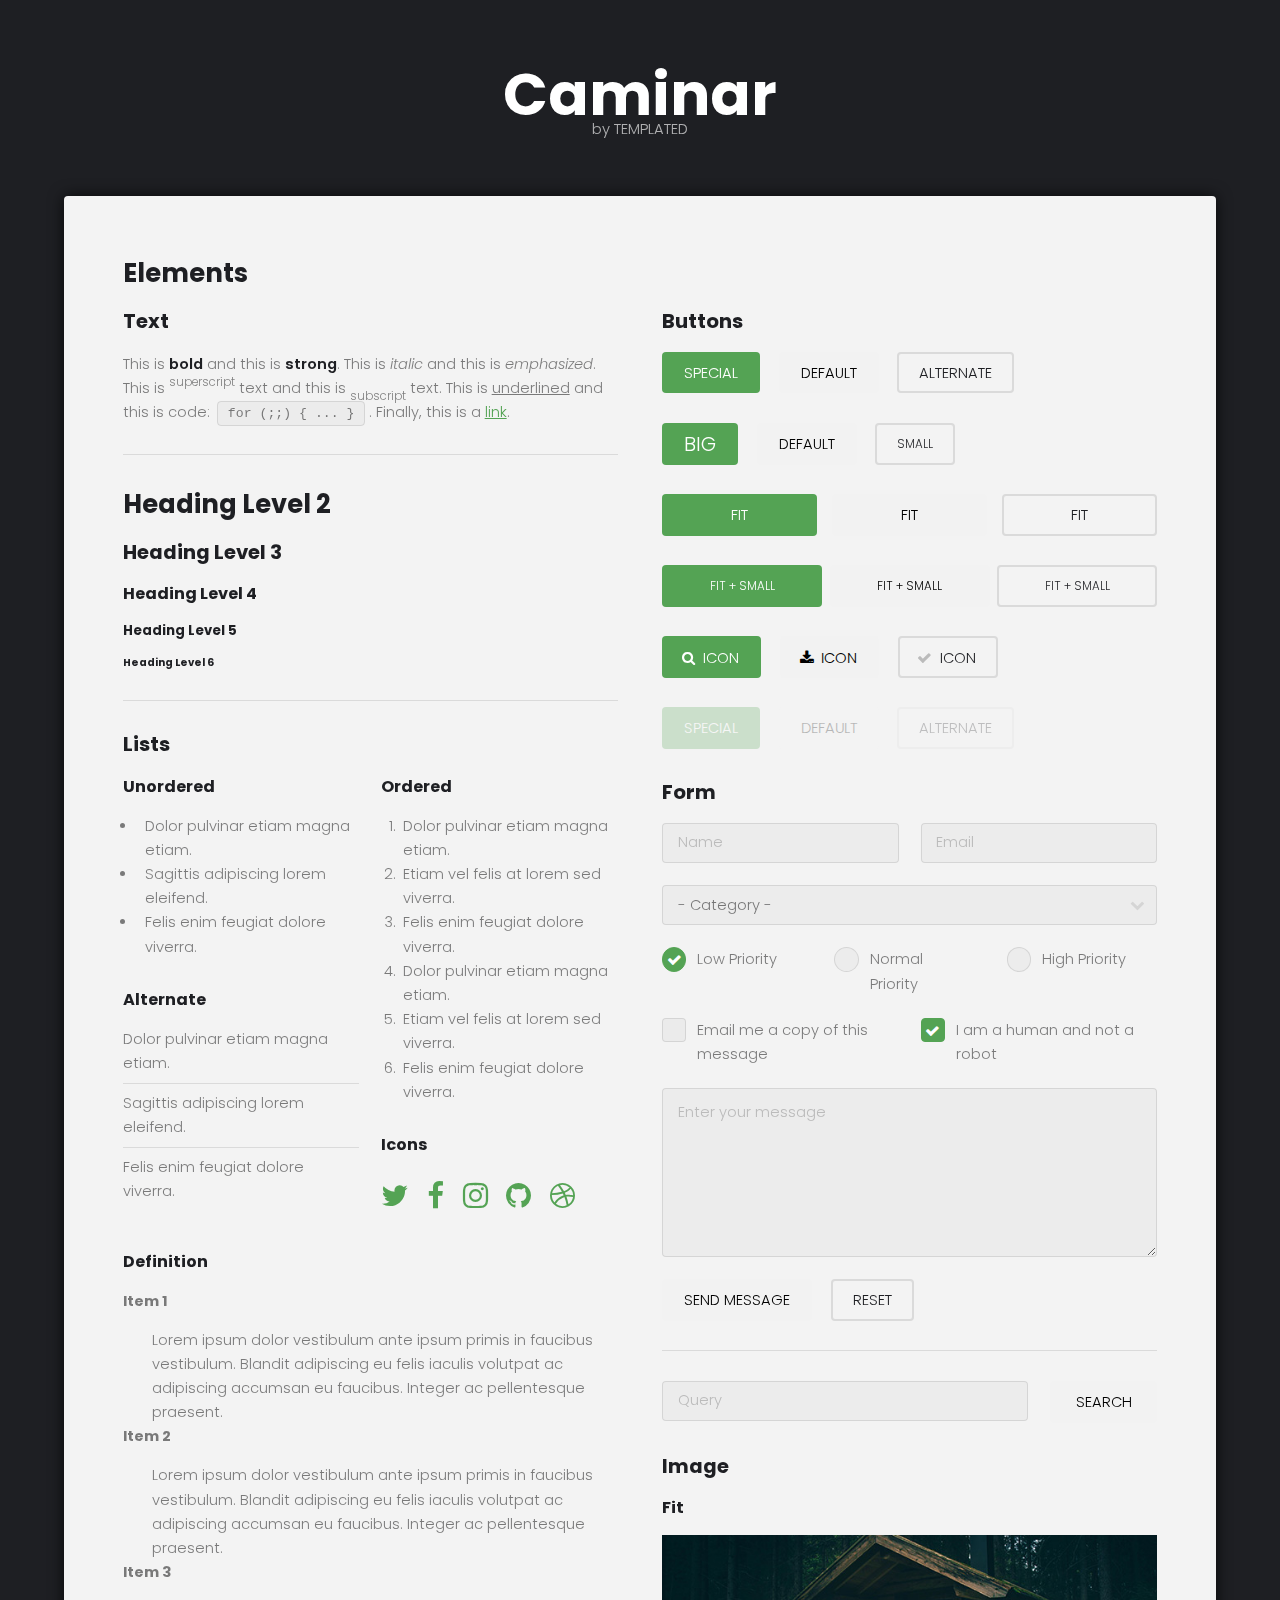
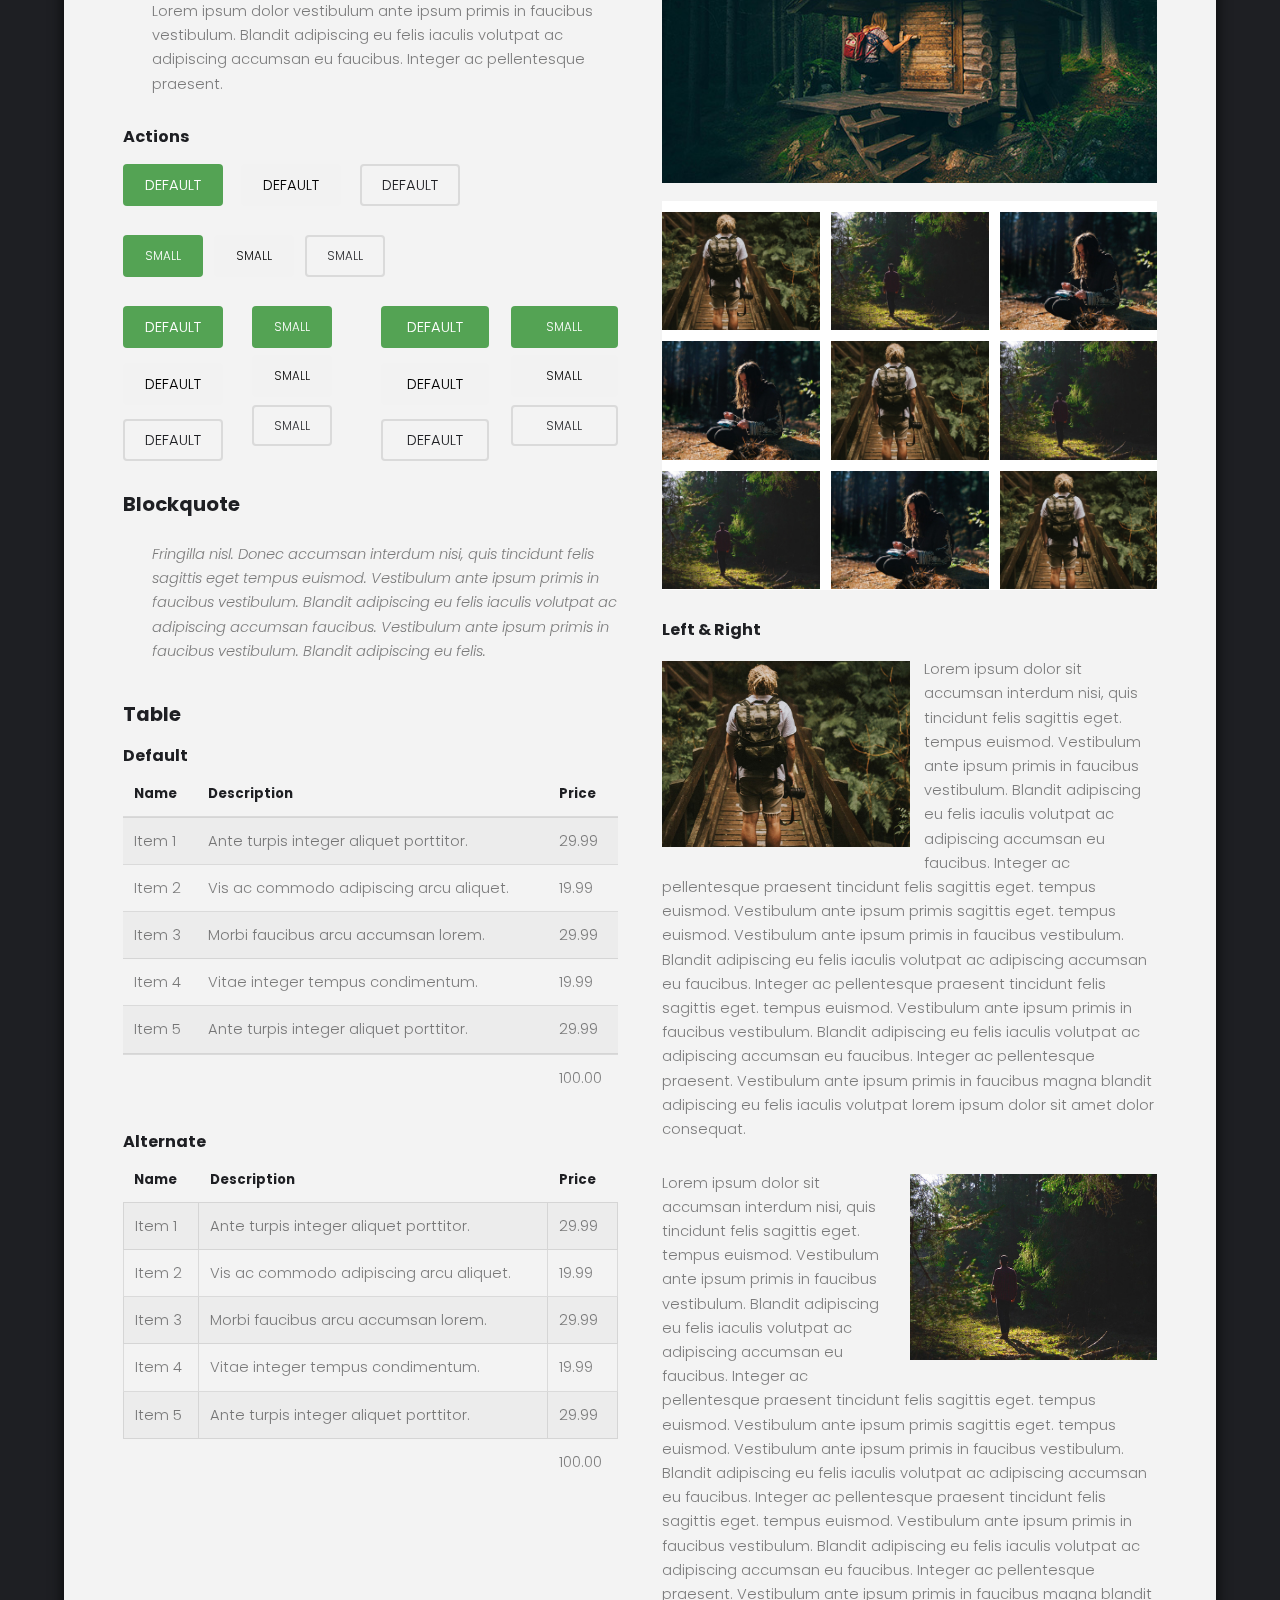
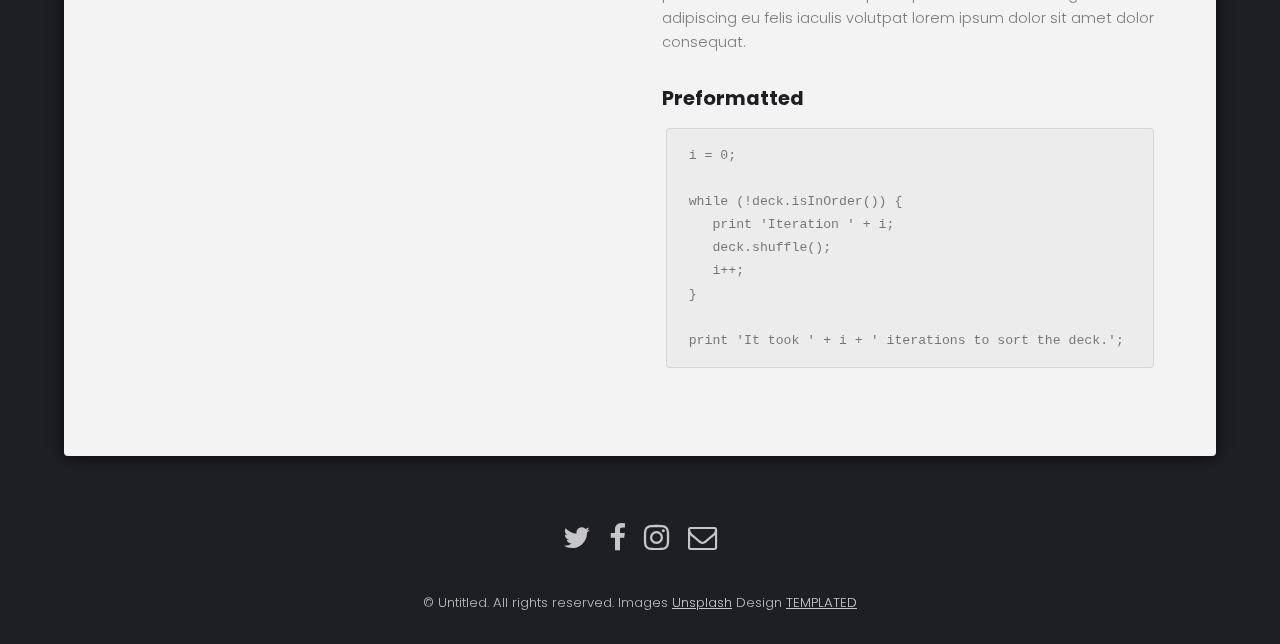
<file: implementation/templated-caminar/elements.html>
<!DOCTYPE HTML>
<!--
	Caminar by TEMPLATED
	templated.co @templatedco
	Released for free under the Creative Commons Attribution 3.0 license (templated.co/license)
-->
<html>
	<head>
		<title>Caminar by TEMPLATED</title>
		<meta charset="utf-8" />
		<meta name="viewport" content="width=device-width, initial-scale=1" />
		<link rel="stylesheet" href="assets/css/main.css" />
	</head>
	<body>

		<!-- Header -->
			<header id="header">
				<div class="logo"><a href="#">Caminar <span>by TEMPLATED</span></a></div>
			</header>

		<!-- Main -->
			<section id="main">
				<div class="inner">
					<div class="wrapper style1">
						<div class="content">

							<!-- Elements -->
								<h2 id="elements">Elements</h2>
								<div class="row 200%">
									<div class="6u 12u$(medium)">

										<!-- Text stuff -->
											<h3>Text</h3>
											<p>This is <b>bold</b> and this is <strong>strong</strong>. This is <i>italic</i> and this is <em>emphasized</em>.
											This is <sup>superscript</sup> text and this is <sub>subscript</sub> text.
											This is <u>underlined</u> and this is code: <code>for (;;) { ... }</code>.
											Finally, this is a <a href="#">link</a>.</p>
											<hr />
											<h2>Heading Level 2</h2>
											<h3>Heading Level 3</h3>
											<h4>Heading Level 4</h4>
											<h5>Heading Level 5</h5>
											<h6>Heading Level 6</h6>
											<hr />

										<!-- Lists -->
											<h3>Lists</h3>
											<div class="row">
												<div class="6u 12u$(small)">

													<h4>Unordered</h4>
													<ul>
														<li>Dolor pulvinar etiam magna etiam.</li>
														<li>Sagittis adipiscing lorem eleifend.</li>
														<li>Felis enim feugiat dolore viverra.</li>
													</ul>

													<h4>Alternate</h4>
													<ul class="alt">
														<li>Dolor pulvinar etiam magna etiam.</li>
														<li>Sagittis adipiscing lorem eleifend.</li>
														<li>Felis enim feugiat dolore viverra.</li>
													</ul>

												</div>
												<div class="6u$ 12u$(small)">

													<h4>Ordered</h4>
													<ol>
														<li>Dolor pulvinar etiam magna etiam.</li>
														<li>Etiam vel felis at lorem sed viverra.</li>
														<li>Felis enim feugiat dolore viverra.</li>
														<li>Dolor pulvinar etiam magna etiam.</li>
														<li>Etiam vel felis at lorem sed viverra.</li>
														<li>Felis enim feugiat dolore viverra.</li>
													</ol>

													<h4>Icons</h4>
													<ul class="icons">
														<li><a href="#" class="icon fa-twitter"><span class="label">Twitter</span></a></li>
														<li><a href="#" class="icon fa-facebook"><span class="label">Facebook</span></a></li>
														<li><a href="#" class="icon fa-instagram"><span class="label">Instagram</span></a></li>
														<li><a href="#" class="icon fa-github"><span class="label">Github</span></a></li>
														<li><a href="#" class="icon fa-dribbble"><span class="label">Dribbble</span></a></li>
													</ul>

												</div>
											</div>
											<h4>Definition</h4>
											<dl>
												<dt>Item 1</dt>
												<dd>
													<p>Lorem ipsum dolor vestibulum ante ipsum primis in faucibus vestibulum. Blandit adipiscing eu felis iaculis volutpat ac adipiscing accumsan eu faucibus. Integer ac pellentesque praesent.</p>
												</dd>
												<dt>Item 2</dt>
												<dd>
													<p>Lorem ipsum dolor vestibulum ante ipsum primis in faucibus vestibulum. Blandit adipiscing eu felis iaculis volutpat ac adipiscing accumsan eu faucibus. Integer ac pellentesque praesent.</p>
												</dd>
												<dt>Item 3</dt>
												<dd>
													<p>Lorem ipsum dolor vestibulum ante ipsum primis in faucibus vestibulum. Blandit adipiscing eu felis iaculis volutpat ac adipiscing accumsan eu faucibus. Integer ac pellentesque praesent.</p>
												</dd>
											</dl>

											<h4>Actions</h4>
											<ul class="actions">
												<li><a href="#" class="button special">Default</a></li>
												<li><a href="#" class="button">Default</a></li>
												<li><a href="#" class="button alt">Default</a></li>
											</ul>
											<ul class="actions small">
												<li><a href="#" class="button special small">Small</a></li>
												<li><a href="#" class="button small">Small</a></li>
												<li><a href="#" class="button alt small">Small</a></li>
											</ul>
											<div class="row">
												<div class="3u 12u$(small)">
													<ul class="actions vertical">
														<li><a href="#" class="button special">Default</a></li>
														<li><a href="#" class="button">Default</a></li>
														<li><a href="#" class="button alt">Default</a></li>
													</ul>
												</div>
												<div class="3u 12u$(small)">
													<ul class="actions vertical small">
														<li><a href="#" class="button special small">Small</a></li>
														<li><a href="#" class="button small">Small</a></li>
														<li><a href="#" class="button alt small">Small</a></li>
													</ul>
												</div>
												<div class="3u 12u$(small)">
													<ul class="actions vertical">
														<li><a href="#" class="button special fit">Default</a></li>
														<li><a href="#" class="button fit">Default</a></li>
														<li><a href="#" class="button alt fit">Default</a></li>
													</ul>
												</div>
												<div class="3u$ 12u$(small)">
													<ul class="actions vertical small">
														<li><a href="#" class="button special small fit">Small</a></li>
														<li><a href="#" class="button small fit">Small</a></li>
														<li><a href="#" class="button alt small fit">Small</a></li>
													</ul>
												</div>
											</div>

										<!-- Blockquote -->
											<h3>Blockquote</h3>
											<blockquote>Fringilla nisl. Donec accumsan interdum nisi, quis tincidunt felis sagittis eget tempus euismod. Vestibulum ante ipsum primis in faucibus vestibulum. Blandit adipiscing eu felis iaculis volutpat ac adipiscing accumsan faucibus. Vestibulum ante ipsum primis in faucibus vestibulum. Blandit adipiscing eu felis.</blockquote>

										<!-- Table -->
											<h3>Table</h3>

											<h4>Default</h4>
											<div class="table-wrapper">
												<table>
													<thead>
														<tr>
															<th>Name</th>
															<th>Description</th>
															<th>Price</th>
														</tr>
													</thead>
													<tbody>
														<tr>
															<td>Item 1</td>
															<td>Ante turpis integer aliquet porttitor.</td>
															<td>29.99</td>
														</tr>
														<tr>
															<td>Item 2</td>
															<td>Vis ac commodo adipiscing arcu aliquet.</td>
															<td>19.99</td>
														</tr>
														<tr>
															<td>Item 3</td>
															<td> Morbi faucibus arcu accumsan lorem.</td>
															<td>29.99</td>
														</tr>
														<tr>
															<td>Item 4</td>
															<td>Vitae integer tempus condimentum.</td>
															<td>19.99</td>
														</tr>
														<tr>
															<td>Item 5</td>
															<td>Ante turpis integer aliquet porttitor.</td>
															<td>29.99</td>
														</tr>
													</tbody>
													<tfoot>
														<tr>
															<td colspan="2"></td>
															<td>100.00</td>
														</tr>
													</tfoot>
												</table>
											</div>

											<h4>Alternate</h4>
											<div class="table-wrapper">
												<table class="alt">
													<thead>
														<tr>
															<th>Name</th>
															<th>Description</th>
															<th>Price</th>
														</tr>
													</thead>
													<tbody>
														<tr>
															<td>Item 1</td>
															<td>Ante turpis integer aliquet porttitor.</td>
															<td>29.99</td>
														</tr>
														<tr>
															<td>Item 2</td>
															<td>Vis ac commodo adipiscing arcu aliquet.</td>
															<td>19.99</td>
														</tr>
														<tr>
															<td>Item 3</td>
															<td> Morbi faucibus arcu accumsan lorem.</td>
															<td>29.99</td>
														</tr>
														<tr>
															<td>Item 4</td>
															<td>Vitae integer tempus condimentum.</td>
															<td>19.99</td>
														</tr>
														<tr>
															<td>Item 5</td>
															<td>Ante turpis integer aliquet porttitor.</td>
															<td>29.99</td>
														</tr>
													</tbody>
													<tfoot>
														<tr>
															<td colspan="2"></td>
															<td>100.00</td>
														</tr>
													</tfoot>
												</table>
											</div>

									</div>
									<div class="6u$ 12u$(medium)">

										<!-- Buttons -->
											<h3>Buttons</h3>
											<ul class="actions">
												<li><a href="#" class="button special">Special</a></li>
												<li><a href="#" class="button">Default</a></li>
												<li><a href="#" class="button alt">Alternate</a></li>
											</ul>
											<ul class="actions">
												<li><a href="#" class="button special big">Big</a></li>
												<li><a href="#" class="button">Default</a></li>
												<li><a href="#" class="button alt small">Small</a></li>
											</ul>
											<ul class="actions fit">
												<li><a href="#" class="button special fit">Fit</a></li>
												<li><a href="#" class="button fit">Fit</a></li>
												<li><a href="#" class="button alt fit">Fit</a></li>
											</ul>
											<ul class="actions fit small">
												<li><a href="#" class="button special fit small">Fit + Small</a></li>
												<li><a href="#" class="button fit small">Fit + Small</a></li>
												<li><a href="#" class="button alt fit small">Fit + Small</a></li>
											</ul>
											<ul class="actions">
												<li><a href="#" class="button special icon fa-search">Icon</a></li>
												<li><a href="#" class="button icon fa-download">Icon</a></li>
												<li><a href="#" class="button alt icon fa-check">Icon</a></li>
											</ul>
											<ul class="actions">
												<li><span class="button special disabled">Special</span></li>
												<li><span class="button disabled">Default</span></li>
												<li><span class="button alt disabled">Alternate</span></li>
											</ul>

										<!-- Form -->
											<h3>Form</h3>

											<form method="post" action="#">
												<div class="row uniform">
													<div class="6u 12u$(xsmall)">
														<input type="text" name="name" id="name" value="" placeholder="Name" />
													</div>
													<div class="6u$ 12u$(xsmall)">
														<input type="email" name="email" id="email" value="" placeholder="Email" />
													</div>
													<!-- Break -->
													<div class="12u$">
														<div class="select-wrapper">
															<select name="category" id="category">
																<option value="">- Category -</option>
																<option value="1">Manufacturing</option>
																<option value="1">Shipping</option>
																<option value="1">Administration</option>
																<option value="1">Human Resources</option>
															</select>
														</div>
													</div>
													<!-- Break -->
													<div class="4u 12u$(small)">
														<input type="radio" id="priority-low" name="priority" checked>
														<label for="priority-low">Low Priority</label>
													</div>
													<div class="4u 12u$(small)">
														<input type="radio" id="priority-normal" name="priority">
														<label for="priority-normal">Normal Priority</label>
													</div>
													<div class="4u$ 12u$(small)">
														<input type="radio" id="priority-high" name="priority">
														<label for="priority-high">High Priority</label>
													</div>
													<!-- Break -->
													<div class="6u 12u$(small)">
														<input type="checkbox" id="copy" name="copy">
														<label for="copy">Email me a copy of this message</label>
													</div>
													<div class="6u$ 12u$(small)">
														<input type="checkbox" id="human" name="human" checked>
														<label for="human">I am a human and not a robot</label>
													</div>
													<!-- Break -->
													<div class="12u$">
														<textarea name="message" id="message" placeholder="Enter your message" rows="6"></textarea>
													</div>
													<!-- Break -->
													<div class="12u$">
														<ul class="actions">
															<li><input type="submit" value="Send Message" /></li>
															<li><input type="reset" value="Reset" class="alt" /></li>
														</ul>
													</div>
												</div>
											</form>

											<hr />

											<form method="post" action="#">
												<div class="row uniform">
													<div class="9u 12u$(small)">
														<input type="text" name="query" id="query" value="" placeholder="Query" />
													</div>
													<div class="3u$ 12u$(small)">
														<input type="submit" value="Search" class="fit" />
													</div>
												</div>
											</form>

										<!-- Image -->
											<h3>Image</h3>

											<h4>Fit</h4>
											<span class="image fit"><img src="images/pic01.jpg" alt="" /></span>
											<div class="box alt">
												<div class="row 50% uniform">
													<div class="4u"><span class="image fit"><img src="images/pic06.jpg" alt="" /></span></div>
													<div class="4u"><span class="image fit"><img src="images/pic07.jpg" alt="" /></span></div>
													<div class="4u$"><span class="image fit"><img src="images/pic08.jpg" alt="" /></span></div>
													<!-- Break -->
													<div class="4u"><span class="image fit"><img src="images/pic08.jpg" alt="" /></span></div>
													<div class="4u"><span class="image fit"><img src="images/pic06.jpg" alt="" /></span></div>
													<div class="4u$"><span class="image fit"><img src="images/pic07.jpg" alt="" /></span></div>
													<!-- Break -->
													<div class="4u"><span class="image fit"><img src="images/pic07.jpg" alt="" /></span></div>
													<div class="4u"><span class="image fit"><img src="images/pic08.jpg" alt="" /></span></div>
													<div class="4u$"><span class="image fit"><img src="images/pic06.jpg" alt="" /></span></div>
												</div>
											</div>

											<h4>Left &amp; Right</h4>
											<p><span class="image left"><img src="images/pic06.jpg" alt="" /></span>Lorem ipsum dolor sit accumsan interdum nisi, quis tincidunt felis sagittis eget. tempus euismod. Vestibulum ante ipsum primis in faucibus vestibulum. Blandit adipiscing eu felis iaculis volutpat ac adipiscing accumsan eu faucibus. Integer ac pellentesque praesent tincidunt felis sagittis eget. tempus euismod. Vestibulum ante ipsum primis sagittis eget. tempus euismod. Vestibulum ante ipsum primis in faucibus vestibulum. Blandit adipiscing eu felis iaculis volutpat ac adipiscing accumsan eu faucibus. Integer ac pellentesque praesent tincidunt felis sagittis eget. tempus euismod. Vestibulum ante ipsum primis in faucibus vestibulum. Blandit adipiscing eu felis iaculis volutpat ac adipiscing accumsan eu faucibus. Integer ac pellentesque praesent. Vestibulum ante ipsum primis in faucibus magna blandit adipiscing eu felis iaculis volutpat lorem ipsum dolor sit amet dolor consequat.</p>
											<p><span class="image right"><img src="images/pic07.jpg" alt="" /></span>Lorem ipsum dolor sit accumsan interdum nisi, quis tincidunt felis sagittis eget. tempus euismod. Vestibulum ante ipsum primis in faucibus vestibulum. Blandit adipiscing eu felis iaculis volutpat ac adipiscing accumsan eu faucibus. Integer ac pellentesque praesent tincidunt felis sagittis eget. tempus euismod. Vestibulum ante ipsum primis sagittis eget. tempus euismod. Vestibulum ante ipsum primis in faucibus vestibulum. Blandit adipiscing eu felis iaculis volutpat ac adipiscing accumsan eu faucibus. Integer ac pellentesque praesent tincidunt felis sagittis eget. tempus euismod. Vestibulum ante ipsum primis in faucibus vestibulum. Blandit adipiscing eu felis iaculis volutpat ac adipiscing accumsan eu faucibus. Integer ac pellentesque praesent. Vestibulum ante ipsum primis in faucibus magna blandit adipiscing eu felis iaculis volutpat lorem ipsum dolor sit amet dolor consequat.</p>

										<!-- Preformatted Code -->
											<h3>Preformatted</h3>
											<pre><code>i = 0;

while (!deck.isInOrder()) {
   print 'Iteration ' + i;
   deck.shuffle();
   i++;
}

print 'It took ' + i + ' iterations to sort the deck.';
</code></pre>

									</div>
								</div>
							</div>

						</div>
					</div>
			</section>

		<!-- Footer -->
			<footer id="footer">
				<div class="container">
					<ul class="icons">
						<li><a href="#" class="icon fa-twitter"><span class="label">Twitter</span></a></li>
						<li><a href="#" class="icon fa-facebook"><span class="label">Facebook</span></a></li>
						<li><a href="#" class="icon fa-instagram"><span class="label">Instagram</span></a></li>
						<li><a href="#" class="icon fa-envelope-o"><span class="label">Email</span></a></li>
					</ul>
				</div>
				<div class="copyright">
					&copy; Untitled. All rights reserved. Images <a href="https://unsplash.com">Unsplash</a> Design <a href="https://templated.co">TEMPLATED</a>
				</div>
			</footer>

		<!-- Scripts -->
			<script src="assets/js/jquery.min.js"></script>
			<script src="assets/js/jquery.poptrox.min.js"></script>
			<script src="assets/js/skel.min.js"></script>
			<script src="assets/js/util.js"></script>
			<script src="assets/js/main.js"></script>

	</body>
</html>
</file>
<file: implementation/templated-caminar/assets/css/main.css>
@import url(font-awesome.min.css);
@import url("https://fonts.googleapis.com/css?family=Poppins:300,400,500,600,700");


/* Reset */

	html, body, div, span, applet, object, iframe, h1, h2, h3, h4, h5, h6, p, blockquote, pre, a, abbr, acronym, address, big, cite, code, del, dfn, em, img, ins, kbd, q, s, samp, small, strike, strong, sub, sup, tt, var, b, u, i, center, dl, dt, dd, ol, ul, li, fieldset, form, label, legend, table, caption, tbody, tfoot, thead, tr, th, td, article, aside, canvas, details, embed, figure, figcaption, footer, header, hgroup, menu, nav, output, ruby, section, summary, time, mark, audio, video {
		margin: 0;
		padding: 0;
		border: 0;
		font-size: 100%;
		font: inherit;
		vertical-align: baseline;
	}

	article, aside, details, figcaption, figure, footer, header, hgroup, menu, nav, section {
		display: block;
	}

	body {
		line-height: 1;
	}

	ol, ul {
		list-style: none;
	}

	blockquote, q {
		quotes: none;
	}

	blockquote:before, blockquote:after, q:before, q:after {
		content: '';
		content: none;
	}

	table {
		border-collapse: collapse;
		border-spacing: 0;
	}

	body {
		-webkit-text-size-adjust: none;
	}

/* Box Model */

	*, *:before, *:after {
		-moz-box-sizing: border-box;
		-webkit-box-sizing: border-box;
		box-sizing: border-box;
	}

/* Containers */

	.container {
		margin-left: auto;
		margin-right: auto;
	}

	.container.\31 25\25 {
		width: 100%;
		max-width: 100rem;
		min-width: 80rem;
	}

	.container.\37 5\25 {
		width: 60rem;
	}

	.container.\35 0\25 {
		width: 40rem;
	}

	.container.\32 5\25 {
		width: 20rem;
	}

	.container {
		width: 80rem;
	}

	@media screen and (max-width: 1680px) {

		.container.\31 25\25 {
			width: 100%;
			max-width: 100rem;
			min-width: 80rem;
		}

		.container.\37 5\25 {
			width: 60rem;
		}

		.container.\35 0\25 {
			width: 40rem;
		}

		.container.\32 5\25 {
			width: 20rem;
		}

		.container {
			width: 80rem;
		}

	}

	@media screen and (max-width: 1280px) {

		.container.\31 25\25 {
			width: 100%;
			max-width: 81.25rem;
			min-width: 65rem;
		}

		.container.\37 5\25 {
			width: 48.75rem;
		}

		.container.\35 0\25 {
			width: 32.5rem;
		}

		.container.\32 5\25 {
			width: 16.25rem;
		}

		.container {
			width: 65rem;
		}

	}

	@media screen and (max-width: 980px) {

		.container.\31 25\25 {
			width: 100%;
			max-width: 112.5%;
			min-width: 90%;
		}

		.container.\37 5\25 {
			width: 67.5%;
		}

		.container.\35 0\25 {
			width: 45%;
		}

		.container.\32 5\25 {
			width: 22.5%;
		}

		.container {
			width: 90%;
		}

	}

	@media screen and (max-width: 736px) {

		.container.\31 25\25 {
			width: 100%;
			max-width: 112.5%;
			min-width: 90%;
		}

		.container.\37 5\25 {
			width: 67.5%;
		}

		.container.\35 0\25 {
			width: 45%;
		}

		.container.\32 5\25 {
			width: 22.5%;
		}

		.container {
			width: 90% !important;
		}

	}

	@media screen and (max-width: 480px) {

		.container.\31 25\25 {
			width: 100%;
			max-width: 112.5%;
			min-width: 90%;
		}

		.container.\37 5\25 {
			width: 67.5%;
		}

		.container.\35 0\25 {
			width: 45%;
		}

		.container.\32 5\25 {
			width: 22.5%;
		}

		.container {
			width: 90% !important;
		}

	}

/* Grid */

	.row {
		border-bottom: solid 1px transparent;
		-moz-box-sizing: border-box;
		-webkit-box-sizing: border-box;
		box-sizing: border-box;
	}

	.row > * {
		float: left;
		-moz-box-sizing: border-box;
		-webkit-box-sizing: border-box;
		box-sizing: border-box;
	}

	.row:after, .row:before {
		content: '';
		display: block;
		clear: both;
		height: 0;
	}

	.row.uniform > * > :first-child {
		margin-top: 0;
	}

	.row.uniform > * > :last-child {
		margin-bottom: 0;
	}

	.row.\30 \25 > * {
		padding: 0 0 0 0rem;
	}

	.row.\30 \25 {
		margin: 0 0 -1px 0rem;
	}

	.row.uniform.\30 \25 > * {
		padding: 0rem 0 0 0rem;
	}

	.row.uniform.\30 \25 {
		margin: 0rem 0 -1px 0rem;
	}

	.row > * {
		padding: 0 0 0 2rem;
	}

	.row {
		margin: 0 0 -1px -2rem;
	}

	.row.uniform > * {
		padding: 2rem 0 0 2rem;
	}

	.row.uniform {
		margin: -2rem 0 -1px -2rem;
	}

	.row.\32 00\25 > * {
		padding: 0 0 0 4rem;
	}

	.row.\32 00\25 {
		margin: 0 0 -1px -4rem;
	}

	.row.uniform.\32 00\25 > * {
		padding: 4rem 0 0 4rem;
	}

	.row.uniform.\32 00\25 {
		margin: -4rem 0 -1px -4rem;
	}

	.row.\31 50\25 > * {
		padding: 0 0 0 3rem;
	}

	.row.\31 50\25 {
		margin: 0 0 -1px -3rem;
	}

	.row.uniform.\31 50\25 > * {
		padding: 3rem 0 0 3rem;
	}

	.row.uniform.\31 50\25 {
		margin: -3rem 0 -1px -3rem;
	}

	.row.\35 0\25 > * {
		padding: 0 0 0 1rem;
	}

	.row.\35 0\25 {
		margin: 0 0 -1px -1rem;
	}

	.row.uniform.\35 0\25 > * {
		padding: 1rem 0 0 1rem;
	}

	.row.uniform.\35 0\25 {
		margin: -1rem 0 -1px -1rem;
	}

	.row.\32 5\25 > * {
		padding: 0 0 0 0.5rem;
	}

	.row.\32 5\25 {
		margin: 0 0 -1px -0.5rem;
	}

	.row.uniform.\32 5\25 > * {
		padding: 0.5rem 0 0 0.5rem;
	}

	.row.uniform.\32 5\25 {
		margin: -0.5rem 0 -1px -0.5rem;
	}

	.\31 2u, .\31 2u\24 {
		width: 100%;
		clear: none;
		margin-left: 0;
	}

	.\31 1u, .\31 1u\24 {
		width: 91.6666666667%;
		clear: none;
		margin-left: 0;
	}

	.\31 0u, .\31 0u\24 {
		width: 83.3333333333%;
		clear: none;
		margin-left: 0;
	}

	.\39 u, .\39 u\24 {
		width: 75%;
		clear: none;
		margin-left: 0;
	}

	.\38 u, .\38 u\24 {
		width: 66.6666666667%;
		clear: none;
		margin-left: 0;
	}

	.\37 u, .\37 u\24 {
		width: 58.3333333333%;
		clear: none;
		margin-left: 0;
	}

	.\36 u, .\36 u\24 {
		width: 50%;
		clear: none;
		margin-left: 0;
	}

	.\35 u, .\35 u\24 {
		width: 41.6666666667%;
		clear: none;
		margin-left: 0;
	}

	.\34 u, .\34 u\24 {
		width: 33.3333333333%;
		clear: none;
		margin-left: 0;
	}

	.\33 u, .\33 u\24 {
		width: 25%;
		clear: none;
		margin-left: 0;
	}

	.\32 u, .\32 u\24 {
		width: 16.6666666667%;
		clear: none;
		margin-left: 0;
	}

	.\31 u, .\31 u\24 {
		width: 8.3333333333%;
		clear: none;
		margin-left: 0;
	}

	.\31 2u\24 + *,
	.\31 1u\24 + *,
	.\31 0u\24 + *,
	.\39 u\24 + *,
	.\38 u\24 + *,
	.\37 u\24 + *,
	.\36 u\24 + *,
	.\35 u\24 + *,
	.\34 u\24 + *,
	.\33 u\24 + *,
	.\32 u\24 + *,
	.\31 u\24 + * {
		clear: left;
	}

	.\-11u {
		margin-left: 91.66667%;
	}

	.\-10u {
		margin-left: 83.33333%;
	}

	.\-9u {
		margin-left: 75%;
	}

	.\-8u {
		margin-left: 66.66667%;
	}

	.\-7u {
		margin-left: 58.33333%;
	}

	.\-6u {
		margin-left: 50%;
	}

	.\-5u {
		margin-left: 41.66667%;
	}

	.\-4u {
		margin-left: 33.33333%;
	}

	.\-3u {
		margin-left: 25%;
	}

	.\-2u {
		margin-left: 16.66667%;
	}

	.\-1u {
		margin-left: 8.33333%;
	}

	@media screen and (max-width: 1680px) {

		.row > * {
			padding: 0 0 0 2rem;
		}

		.row {
			margin: 0 0 -1px -2rem;
		}

		.row.uniform > * {
			padding: 2rem 0 0 2rem;
		}

		.row.uniform {
			margin: -2rem 0 -1px -2rem;
		}

		.row.\32 00\25 > * {
			padding: 0 0 0 4rem;
		}

		.row.\32 00\25 {
			margin: 0 0 -1px -4rem;
		}

		.row.uniform.\32 00\25 > * {
			padding: 4rem 0 0 4rem;
		}

		.row.uniform.\32 00\25 {
			margin: -4rem 0 -1px -4rem;
		}

		.row.\31 50\25 > * {
			padding: 0 0 0 3rem;
		}

		.row.\31 50\25 {
			margin: 0 0 -1px -3rem;
		}

		.row.uniform.\31 50\25 > * {
			padding: 3rem 0 0 3rem;
		}

		.row.uniform.\31 50\25 {
			margin: -3rem 0 -1px -3rem;
		}

		.row.\35 0\25 > * {
			padding: 0 0 0 1rem;
		}

		.row.\35 0\25 {
			margin: 0 0 -1px -1rem;
		}

		.row.uniform.\35 0\25 > * {
			padding: 1rem 0 0 1rem;
		}

		.row.uniform.\35 0\25 {
			margin: -1rem 0 -1px -1rem;
		}

		.row.\32 5\25 > * {
			padding: 0 0 0 0.5rem;
		}

		.row.\32 5\25 {
			margin: 0 0 -1px -0.5rem;
		}

		.row.uniform.\32 5\25 > * {
			padding: 0.5rem 0 0 0.5rem;
		}

		.row.uniform.\32 5\25 {
			margin: -0.5rem 0 -1px -0.5rem;
		}

		.\31 2u\28xlarge\29, .\31 2u\24\28xlarge\29 {
			width: 100%;
			clear: none;
			margin-left: 0;
		}

		.\31 1u\28xlarge\29, .\31 1u\24\28xlarge\29 {
			width: 91.6666666667%;
			clear: none;
			margin-left: 0;
		}

		.\31 0u\28xlarge\29, .\31 0u\24\28xlarge\29 {
			width: 83.3333333333%;
			clear: none;
			margin-left: 0;
		}

		.\39 u\28xlarge\29, .\39 u\24\28xlarge\29 {
			width: 75%;
			clear: none;
			margin-left: 0;
		}

		.\38 u\28xlarge\29, .\38 u\24\28xlarge\29 {
			width: 66.6666666667%;
			clear: none;
			margin-left: 0;
		}

		.\37 u\28xlarge\29, .\37 u\24\28xlarge\29 {
			width: 58.3333333333%;
			clear: none;
			margin-left: 0;
		}

		.\36 u\28xlarge\29, .\36 u\24\28xlarge\29 {
			width: 50%;
			clear: none;
			margin-left: 0;
		}

		.\35 u\28xlarge\29, .\35 u\24\28xlarge\29 {
			width: 41.6666666667%;
			clear: none;
			margin-left: 0;
		}

		.\34 u\28xlarge\29, .\34 u\24\28xlarge\29 {
			width: 33.3333333333%;
			clear: none;
			margin-left: 0;
		}

		.\33 u\28xlarge\29, .\33 u\24\28xlarge\29 {
			width: 25%;
			clear: none;
			margin-left: 0;
		}

		.\32 u\28xlarge\29, .\32 u\24\28xlarge\29 {
			width: 16.6666666667%;
			clear: none;
			margin-left: 0;
		}

		.\31 u\28xlarge\29, .\31 u\24\28xlarge\29 {
			width: 8.3333333333%;
			clear: none;
			margin-left: 0;
		}

		.\31 2u\24\28xlarge\29 + *,
		.\31 1u\24\28xlarge\29 + *,
		.\31 0u\24\28xlarge\29 + *,
		.\39 u\24\28xlarge\29 + *,
		.\38 u\24\28xlarge\29 + *,
		.\37 u\24\28xlarge\29 + *,
		.\36 u\24\28xlarge\29 + *,
		.\35 u\24\28xlarge\29 + *,
		.\34 u\24\28xlarge\29 + *,
		.\33 u\24\28xlarge\29 + *,
		.\32 u\24\28xlarge\29 + *,
		.\31 u\24\28xlarge\29 + * {
			clear: left;
		}

		.\-11u\28xlarge\29 {
			margin-left: 91.66667%;
		}

		.\-10u\28xlarge\29 {
			margin-left: 83.33333%;
		}

		.\-9u\28xlarge\29 {
			margin-left: 75%;
		}

		.\-8u\28xlarge\29 {
			margin-left: 66.66667%;
		}

		.\-7u\28xlarge\29 {
			margin-left: 58.33333%;
		}

		.\-6u\28xlarge\29 {
			margin-left: 50%;
		}

		.\-5u\28xlarge\29 {
			margin-left: 41.66667%;
		}

		.\-4u\28xlarge\29 {
			margin-left: 33.33333%;
		}

		.\-3u\28xlarge\29 {
			margin-left: 25%;
		}

		.\-2u\28xlarge\29 {
			margin-left: 16.66667%;
		}

		.\-1u\28xlarge\29 {
			margin-left: 8.33333%;
		}

	}

	@media screen and (max-width: 1280px) {

		.row > * {
			padding: 0 0 0 1.5rem;
		}

		.row {
			margin: 0 0 -1px -1.5rem;
		}

		.row.uniform > * {
			padding: 1.5rem 0 0 1.5rem;
		}

		.row.uniform {
			margin: -1.5rem 0 -1px -1.5rem;
		}

		.row.\32 00\25 > * {
			padding: 0 0 0 3rem;
		}

		.row.\32 00\25 {
			margin: 0 0 -1px -3rem;
		}

		.row.uniform.\32 00\25 > * {
			padding: 3rem 0 0 3rem;
		}

		.row.uniform.\32 00\25 {
			margin: -3rem 0 -1px -3rem;
		}

		.row.\31 50\25 > * {
			padding: 0 0 0 2.25rem;
		}

		.row.\31 50\25 {
			margin: 0 0 -1px -2.25rem;
		}

		.row.uniform.\31 50\25 > * {
			padding: 2.25rem 0 0 2.25rem;
		}

		.row.uniform.\31 50\25 {
			margin: -2.25rem 0 -1px -2.25rem;
		}

		.row.\35 0\25 > * {
			padding: 0 0 0 0.75rem;
		}

		.row.\35 0\25 {
			margin: 0 0 -1px -0.75rem;
		}

		.row.uniform.\35 0\25 > * {
			padding: 0.75rem 0 0 0.75rem;
		}

		.row.uniform.\35 0\25 {
			margin: -0.75rem 0 -1px -0.75rem;
		}

		.row.\32 5\25 > * {
			padding: 0 0 0 0.375rem;
		}

		.row.\32 5\25 {
			margin: 0 0 -1px -0.375rem;
		}

		.row.uniform.\32 5\25 > * {
			padding: 0.375rem 0 0 0.375rem;
		}

		.row.uniform.\32 5\25 {
			margin: -0.375rem 0 -1px -0.375rem;
		}

		.\31 2u\28large\29, .\31 2u\24\28large\29 {
			width: 100%;
			clear: none;
			margin-left: 0;
		}

		.\31 1u\28large\29, .\31 1u\24\28large\29 {
			width: 91.6666666667%;
			clear: none;
			margin-left: 0;
		}

		.\31 0u\28large\29, .\31 0u\24\28large\29 {
			width: 83.3333333333%;
			clear: none;
			margin-left: 0;
		}

		.\39 u\28large\29, .\39 u\24\28large\29 {
			width: 75%;
			clear: none;
			margin-left: 0;
		}

		.\38 u\28large\29, .\38 u\24\28large\29 {
			width: 66.6666666667%;
			clear: none;
			margin-left: 0;
		}

		.\37 u\28large\29, .\37 u\24\28large\29 {
			width: 58.3333333333%;
			clear: none;
			margin-left: 0;
		}

		.\36 u\28large\29, .\36 u\24\28large\29 {
			width: 50%;
			clear: none;
			margin-left: 0;
		}

		.\35 u\28large\29, .\35 u\24\28large\29 {
			width: 41.6666666667%;
			clear: none;
			margin-left: 0;
		}

		.\34 u\28large\29, .\34 u\24\28large\29 {
			width: 33.3333333333%;
			clear: none;
			margin-left: 0;
		}

		.\33 u\28large\29, .\33 u\24\28large\29 {
			width: 25%;
			clear: none;
			margin-left: 0;
		}

		.\32 u\28large\29, .\32 u\24\28large\29 {
			width: 16.6666666667%;
			clear: none;
			margin-left: 0;
		}

		.\31 u\28large\29, .\31 u\24\28large\29 {
			width: 8.3333333333%;
			clear: none;
			margin-left: 0;
		}

		.\31 2u\24\28large\29 + *,
		.\31 1u\24\28large\29 + *,
		.\31 0u\24\28large\29 + *,
		.\39 u\24\28large\29 + *,
		.\38 u\24\28large\29 + *,
		.\37 u\24\28large\29 + *,
		.\36 u\24\28large\29 + *,
		.\35 u\24\28large\29 + *,
		.\34 u\24\28large\29 + *,
		.\33 u\24\28large\29 + *,
		.\32 u\24\28large\29 + *,
		.\31 u\24\28large\29 + * {
			clear: left;
		}

		.\-11u\28large\29 {
			margin-left: 91.66667%;
		}

		.\-10u\28large\29 {
			margin-left: 83.33333%;
		}

		.\-9u\28large\29 {
			margin-left: 75%;
		}

		.\-8u\28large\29 {
			margin-left: 66.66667%;
		}

		.\-7u\28large\29 {
			margin-left: 58.33333%;
		}

		.\-6u\28large\29 {
			margin-left: 50%;
		}

		.\-5u\28large\29 {
			margin-left: 41.66667%;
		}

		.\-4u\28large\29 {
			margin-left: 33.33333%;
		}

		.\-3u\28large\29 {
			margin-left: 25%;
		}

		.\-2u\28large\29 {
			margin-left: 16.66667%;
		}

		.\-1u\28large\29 {
			margin-left: 8.33333%;
		}

	}

	@media screen and (max-width: 980px) {

		.row > * {
			padding: 0 0 0 1.5rem;
		}

		.row {
			margin: 0 0 -1px -1.5rem;
		}

		.row.uniform > * {
			padding: 1.5rem 0 0 1.5rem;
		}

		.row.uniform {
			margin: -1.5rem 0 -1px -1.5rem;
		}

		.row.\32 00\25 > * {
			padding: 0 0 0 3rem;
		}

		.row.\32 00\25 {
			margin: 0 0 -1px -3rem;
		}

		.row.uniform.\32 00\25 > * {
			padding: 3rem 0 0 3rem;
		}

		.row.uniform.\32 00\25 {
			margin: -3rem 0 -1px -3rem;
		}

		.row.\31 50\25 > * {
			padding: 0 0 0 2.25rem;
		}

		.row.\31 50\25 {
			margin: 0 0 -1px -2.25rem;
		}

		.row.uniform.\31 50\25 > * {
			padding: 2.25rem 0 0 2.25rem;
		}

		.row.uniform.\31 50\25 {
			margin: -2.25rem 0 -1px -2.25rem;
		}

		.row.\35 0\25 > * {
			padding: 0 0 0 0.75rem;
		}

		.row.\35 0\25 {
			margin: 0 0 -1px -0.75rem;
		}

		.row.uniform.\35 0\25 > * {
			padding: 0.75rem 0 0 0.75rem;
		}

		.row.uniform.\35 0\25 {
			margin: -0.75rem 0 -1px -0.75rem;
		}

		.row.\32 5\25 > * {
			padding: 0 0 0 0.375rem;
		}

		.row.\32 5\25 {
			margin: 0 0 -1px -0.375rem;
		}

		.row.uniform.\32 5\25 > * {
			padding: 0.375rem 0 0 0.375rem;
		}

		.row.uniform.\32 5\25 {
			margin: -0.375rem 0 -1px -0.375rem;
		}

		.\31 2u\28medium\29, .\31 2u\24\28medium\29 {
			width: 100%;
			clear: none;
			margin-left: 0;
		}

		.\31 1u\28medium\29, .\31 1u\24\28medium\29 {
			width: 91.6666666667%;
			clear: none;
			margin-left: 0;
		}

		.\31 0u\28medium\29, .\31 0u\24\28medium\29 {
			width: 83.3333333333%;
			clear: none;
			margin-left: 0;
		}

		.\39 u\28medium\29, .\39 u\24\28medium\29 {
			width: 75%;
			clear: none;
			margin-left: 0;
		}

		.\38 u\28medium\29, .\38 u\24\28medium\29 {
			width: 66.6666666667%;
			clear: none;
			margin-left: 0;
		}

		.\37 u\28medium\29, .\37 u\24\28medium\29 {
			width: 58.3333333333%;
			clear: none;
			margin-left: 0;
		}

		.\36 u\28medium\29, .\36 u\24\28medium\29 {
			width: 50%;
			clear: none;
			margin-left: 0;
		}

		.\35 u\28medium\29, .\35 u\24\28medium\29 {
			width: 41.6666666667%;
			clear: none;
			margin-left: 0;
		}

		.\34 u\28medium\29, .\34 u\24\28medium\29 {
			width: 33.3333333333%;
			clear: none;
			margin-left: 0;
		}

		.\33 u\28medium\29, .\33 u\24\28medium\29 {
			width: 25%;
			clear: none;
			margin-left: 0;
		}

		.\32 u\28medium\29, .\32 u\24\28medium\29 {
			width: 16.6666666667%;
			clear: none;
			margin-left: 0;
		}

		.\31 u\28medium\29, .\31 u\24\28medium\29 {
			width: 8.3333333333%;
			clear: none;
			margin-left: 0;
		}

		.\31 2u\24\28medium\29 + *,
		.\31 1u\24\28medium\29 + *,
		.\31 0u\24\28medium\29 + *,
		.\39 u\24\28medium\29 + *,
		.\38 u\24\28medium\29 + *,
		.\37 u\24\28medium\29 + *,
		.\36 u\24\28medium\29 + *,
		.\35 u\24\28medium\29 + *,
		.\34 u\24\28medium\29 + *,
		.\33 u\24\28medium\29 + *,
		.\32 u\24\28medium\29 + *,
		.\31 u\24\28medium\29 + * {
			clear: left;
		}

		.\-11u\28medium\29 {
			margin-left: 91.66667%;
		}

		.\-10u\28medium\29 {
			margin-left: 83.33333%;
		}

		.\-9u\28medium\29 {
			margin-left: 75%;
		}

		.\-8u\28medium\29 {
			margin-left: 66.66667%;
		}

		.\-7u\28medium\29 {
			margin-left: 58.33333%;
		}

		.\-6u\28medium\29 {
			margin-left: 50%;
		}

		.\-5u\28medium\29 {
			margin-left: 41.66667%;
		}

		.\-4u\28medium\29 {
			margin-left: 33.33333%;
		}

		.\-3u\28medium\29 {
			margin-left: 25%;
		}

		.\-2u\28medium\29 {
			margin-left: 16.66667%;
		}

		.\-1u\28medium\29 {
			margin-left: 8.33333%;
		}

	}

	@media screen and (max-width: 736px) {

		.row > * {
			padding: 0 0 0 1.25rem;
		}

		.row {
			margin: 0 0 -1px -1.25rem;
		}

		.row.uniform > * {
			padding: 1.25rem 0 0 1.25rem;
		}

		.row.uniform {
			margin: -1.25rem 0 -1px -1.25rem;
		}

		.row.\32 00\25 > * {
			padding: 0 0 0 2.5rem;
		}

		.row.\32 00\25 {
			margin: 0 0 -1px -2.5rem;
		}

		.row.uniform.\32 00\25 > * {
			padding: 2.5rem 0 0 2.5rem;
		}

		.row.uniform.\32 00\25 {
			margin: -2.5rem 0 -1px -2.5rem;
		}

		.row.\31 50\25 > * {
			padding: 0 0 0 1.875rem;
		}

		.row.\31 50\25 {
			margin: 0 0 -1px -1.875rem;
		}

		.row.uniform.\31 50\25 > * {
			padding: 1.875rem 0 0 1.875rem;
		}

		.row.uniform.\31 50\25 {
			margin: -1.875rem 0 -1px -1.875rem;
		}

		.row.\35 0\25 > * {
			padding: 0 0 0 0.625rem;
		}

		.row.\35 0\25 {
			margin: 0 0 -1px -0.625rem;
		}

		.row.uniform.\35 0\25 > * {
			padding: 0.625rem 0 0 0.625rem;
		}

		.row.uniform.\35 0\25 {
			margin: -0.625rem 0 -1px -0.625rem;
		}

		.row.\32 5\25 > * {
			padding: 0 0 0 0.3125rem;
		}

		.row.\32 5\25 {
			margin: 0 0 -1px -0.3125rem;
		}

		.row.uniform.\32 5\25 > * {
			padding: 0.3125rem 0 0 0.3125rem;
		}

		.row.uniform.\32 5\25 {
			margin: -0.3125rem 0 -1px -0.3125rem;
		}

		.\31 2u\28small\29, .\31 2u\24\28small\29 {
			width: 100%;
			clear: none;
			margin-left: 0;
		}

		.\31 1u\28small\29, .\31 1u\24\28small\29 {
			width: 91.6666666667%;
			clear: none;
			margin-left: 0;
		}

		.\31 0u\28small\29, .\31 0u\24\28small\29 {
			width: 83.3333333333%;
			clear: none;
			margin-left: 0;
		}

		.\39 u\28small\29, .\39 u\24\28small\29 {
			width: 75%;
			clear: none;
			margin-left: 0;
		}

		.\38 u\28small\29, .\38 u\24\28small\29 {
			width: 66.6666666667%;
			clear: none;
			margin-left: 0;
		}

		.\37 u\28small\29, .\37 u\24\28small\29 {
			width: 58.3333333333%;
			clear: none;
			margin-left: 0;
		}

		.\36 u\28small\29, .\36 u\24\28small\29 {
			width: 50%;
			clear: none;
			margin-left: 0;
		}

		.\35 u\28small\29, .\35 u\24\28small\29 {
			width: 41.6666666667%;
			clear: none;
			margin-left: 0;
		}

		.\34 u\28small\29, .\34 u\24\28small\29 {
			width: 33.3333333333%;
			clear: none;
			margin-left: 0;
		}

		.\33 u\28small\29, .\33 u\24\28small\29 {
			width: 25%;
			clear: none;
			margin-left: 0;
		}

		.\32 u\28small\29, .\32 u\24\28small\29 {
			width: 16.6666666667%;
			clear: none;
			margin-left: 0;
		}

		.\31 u\28small\29, .\31 u\24\28small\29 {
			width: 8.3333333333%;
			clear: none;
			margin-left: 0;
		}

		.\31 2u\24\28small\29 + *,
		.\31 1u\24\28small\29 + *,
		.\31 0u\24\28small\29 + *,
		.\39 u\24\28small\29 + *,
		.\38 u\24\28small\29 + *,
		.\37 u\24\28small\29 + *,
		.\36 u\24\28small\29 + *,
		.\35 u\24\28small\29 + *,
		.\34 u\24\28small\29 + *,
		.\33 u\24\28small\29 + *,
		.\32 u\24\28small\29 + *,
		.\31 u\24\28small\29 + * {
			clear: left;
		}

		.\-11u\28small\29 {
			margin-left: 91.66667%;
		}

		.\-10u\28small\29 {
			margin-left: 83.33333%;
		}

		.\-9u\28small\29 {
			margin-left: 75%;
		}

		.\-8u\28small\29 {
			margin-left: 66.66667%;
		}

		.\-7u\28small\29 {
			margin-left: 58.33333%;
		}

		.\-6u\28small\29 {
			margin-left: 50%;
		}

		.\-5u\28small\29 {
			margin-left: 41.66667%;
		}

		.\-4u\28small\29 {
			margin-left: 33.33333%;
		}

		.\-3u\28small\29 {
			margin-left: 25%;
		}

		.\-2u\28small\29 {
			margin-left: 16.66667%;
		}

		.\-1u\28small\29 {
			margin-left: 8.33333%;
		}

	}

	@media screen and (max-width: 480px) {

		.row > * {
			padding: 0 0 0 1.25rem;
		}

		.row {
			margin: 0 0 -1px -1.25rem;
		}

		.row.uniform > * {
			padding: 1.25rem 0 0 1.25rem;
		}

		.row.uniform {
			margin: -1.25rem 0 -1px -1.25rem;
		}

		.row.\32 00\25 > * {
			padding: 0 0 0 2.5rem;
		}

		.row.\32 00\25 {
			margin: 0 0 -1px -2.5rem;
		}

		.row.uniform.\32 00\25 > * {
			padding: 2.5rem 0 0 2.5rem;
		}

		.row.uniform.\32 00\25 {
			margin: -2.5rem 0 -1px -2.5rem;
		}

		.row.\31 50\25 > * {
			padding: 0 0 0 1.875rem;
		}

		.row.\31 50\25 {
			margin: 0 0 -1px -1.875rem;
		}

		.row.uniform.\31 50\25 > * {
			padding: 1.875rem 0 0 1.875rem;
		}

		.row.uniform.\31 50\25 {
			margin: -1.875rem 0 -1px -1.875rem;
		}

		.row.\35 0\25 > * {
			padding: 0 0 0 0.625rem;
		}

		.row.\35 0\25 {
			margin: 0 0 -1px -0.625rem;
		}

		.row.uniform.\35 0\25 > * {
			padding: 0.625rem 0 0 0.625rem;
		}

		.row.uniform.\35 0\25 {
			margin: -0.625rem 0 -1px -0.625rem;
		}

		.row.\32 5\25 > * {
			padding: 0 0 0 0.3125rem;
		}

		.row.\32 5\25 {
			margin: 0 0 -1px -0.3125rem;
		}

		.row.uniform.\32 5\25 > * {
			padding: 0.3125rem 0 0 0.3125rem;
		}

		.row.uniform.\32 5\25 {
			margin: -0.3125rem 0 -1px -0.3125rem;
		}

		.\31 2u\28xsmall\29, .\31 2u\24\28xsmall\29 {
			width: 100%;
			clear: none;
			margin-left: 0;
		}

		.\31 1u\28xsmall\29, .\31 1u\24\28xsmall\29 {
			width: 91.6666666667%;
			clear: none;
			margin-left: 0;
		}

		.\31 0u\28xsmall\29, .\31 0u\24\28xsmall\29 {
			width: 83.3333333333%;
			clear: none;
			margin-left: 0;
		}

		.\39 u\28xsmall\29, .\39 u\24\28xsmall\29 {
			width: 75%;
			clear: none;
			margin-left: 0;
		}

		.\38 u\28xsmall\29, .\38 u\24\28xsmall\29 {
			width: 66.6666666667%;
			clear: none;
			margin-left: 0;
		}

		.\37 u\28xsmall\29, .\37 u\24\28xsmall\29 {
			width: 58.3333333333%;
			clear: none;
			margin-left: 0;
		}

		.\36 u\28xsmall\29, .\36 u\24\28xsmall\29 {
			width: 50%;
			clear: none;
			margin-left: 0;
		}

		.\35 u\28xsmall\29, .\35 u\24\28xsmall\29 {
			width: 41.6666666667%;
			clear: none;
			margin-left: 0;
		}

		.\34 u\28xsmall\29, .\34 u\24\28xsmall\29 {
			width: 33.3333333333%;
			clear: none;
			margin-left: 0;
		}

		.\33 u\28xsmall\29, .\33 u\24\28xsmall\29 {
			width: 25%;
			clear: none;
			margin-left: 0;
		}

		.\32 u\28xsmall\29, .\32 u\24\28xsmall\29 {
			width: 16.6666666667%;
			clear: none;
			margin-left: 0;
		}

		.\31 u\28xsmall\29, .\31 u\24\28xsmall\29 {
			width: 8.3333333333%;
			clear: none;
			margin-left: 0;
		}

		.\31 2u\24\28xsmall\29 + *,
		.\31 1u\24\28xsmall\29 + *,
		.\31 0u\24\28xsmall\29 + *,
		.\39 u\24\28xsmall\29 + *,
		.\38 u\24\28xsmall\29 + *,
		.\37 u\24\28xsmall\29 + *,
		.\36 u\24\28xsmall\29 + *,
		.\35 u\24\28xsmall\29 + *,
		.\34 u\24\28xsmall\29 + *,
		.\33 u\24\28xsmall\29 + *,
		.\32 u\24\28xsmall\29 + *,
		.\31 u\24\28xsmall\29 + * {
			clear: left;
		}

		.\-11u\28xsmall\29 {
			margin-left: 91.66667%;
		}

		.\-10u\28xsmall\29 {
			margin-left: 83.33333%;
		}

		.\-9u\28xsmall\29 {
			margin-left: 75%;
		}

		.\-8u\28xsmall\29 {
			margin-left: 66.66667%;
		}

		.\-7u\28xsmall\29 {
			margin-left: 58.33333%;
		}

		.\-6u\28xsmall\29 {
			margin-left: 50%;
		}

		.\-5u\28xsmall\29 {
			margin-left: 41.66667%;
		}

		.\-4u\28xsmall\29 {
			margin-left: 33.33333%;
		}

		.\-3u\28xsmall\29 {
			margin-left: 25%;
		}

		.\-2u\28xsmall\29 {
			margin-left: 16.66667%;
		}

		.\-1u\28xsmall\29 {
			margin-left: 8.33333%;
		}

	}

/* Basic */

	@-ms-viewport {
		width: device-width;
	}

	body {
		-ms-overflow-style: scrollbar;
	}

	@media screen and (max-width: 480px) {

		html, body {
			min-width: 320px;
		}

	}

	body {
		background: #fff;
	}

		body.is-loading *, body.is-loading *:before, body.is-loading *:after {
			-moz-animation: none !important;
			-webkit-animation: none !important;
			-ms-animation: none !important;
			animation: none !important;
			-moz-transition: none !important;
			-webkit-transition: none !important;
			-ms-transition: none !important;
			transition: none !important;
		}

/* Type */

	html {
		font-size: 13pt;
	}

		@media screen and (max-width: 1680px) {

			html {
				font-size: 11pt;
			}

		}

		@media screen and (max-width: 1280px) {

			html {
				font-size: 11pt;
			}

		}

		@media screen and (max-width: 980px) {

			html {
				font-size: 12pt;
			}

		}

		@media screen and (max-width: 736px) {

			html {
				font-size: 12pt;
			}

		}

		@media screen and (max-width: 480px) {

			html {
				font-size: 12pt;
			}

		}

	body {
		background-color: #fff;
		color: rgba(0, 0, 0, 0.5);
	}

	body, input, select, textarea {
		font-family: "Poppins", sans-serif;
		font-weight: 300;
		font-size: 1rem;
		line-height: 1.65;
	}

	a {
		text-decoration: underline;
	}

		a:hover {
			text-decoration: none;
		}

	strong, b {
		font-weight: 600;
	}

	em, i {
		font-style: italic;
	}

	p {
		margin: 0 0 2rem 0;
	}

		p:last-child {
			margin: 0;
		}

		p.special {
			text-transform: uppercase;
			font-size: .75rem;
			font-weight: 300;
			margin: 0 0 .5rem 0;
			padding: 0 0 1rem 0;
			letter-spacing: .25rem;
		}

			p.special:after {
				content: '';
				position: absolute;
				margin: auto;
				right: 0;
				bottom: 0;
				left: 0;
				width: 50%;
				height: 1px;
				background-color: rgba(0, 0, 0, 0.125);
			}

	h1, h2, h3, h4, h5, h6 {
		font-weight: 700;
		line-height: 1.5;
		margin: 0 0 1rem 0;
	}

		h1 a, h2 a, h3 a, h4 a, h5 a, h6 a {
			color: inherit;
			text-decoration: none;
		}

	h2 {
		font-size: 1.75rem;
	}

	h3 {
		font-size: 1.35rem;
	}

	h4 {
		font-size: 1.1rem;
	}

	h5 {
		font-size: 0.9rem;
	}

	h6 {
		font-size: 0.7rem;
	}

	sub {
		font-size: 0.8rem;
		position: relative;
		top: 0.5rem;
	}

	sup {
		font-size: 0.8rem;
		position: relative;
		top: -0.5rem;
	}

	blockquote {
		/*border-left: solid 4px;*/
		font-style: italic;
		margin: 0 0 2rem 0;
		padding: 0.5rem 0 0.5rem 2rem;
	}

	code {
		border-radius: 4px;
		border: solid 1px;
		font-family: "Courier New", monospace;
		font-size: 0.9rem;
		margin: 0 0.25rem;
		padding: 0.25rem 0.65rem;
	}

	pre {
		-webkit-overflow-scrolling: touch;
		font-family: "Courier New", monospace;
		font-size: 0.9rem;
		margin: 0 0 2rem 0;
	}

		pre code {
			display: block;
			line-height: 1.75;
			padding: 1rem 1.5rem;
			overflow-x: auto;
		}

	hr {
		border: 0;
		border-bottom: solid 1px;
		margin: 2rem 0;
	}

		hr.major {
			margin: 3rem 0;
		}

	.align-left {
		text-align: left;
	}

	.align-center {
		text-align: center;
	}

	.align-right {
		text-align: right;
	}

	input, select, textarea {
		color: #1e1f23;
	}

	a {
		color: #54a354;
	}

	strong, b {
		color: #1e1f23;
	}

	h1, h2, h3, h4, h5, h6 {
		color: #1e1f23;
	}

	blockquote {
		/*border-left-color: rgba(144, 144, 144, 0.25);*/
	}

	code {
		background: rgba(144, 144, 144, 0.075);
		border-color: rgba(144, 144, 144, 0.25);
	}

	hr {
		border-bottom-color: rgba(144, 144, 144, 0.25);
	}

/* Box */

	.box {
		margin-bottom: 2rem;
		background: rgba(255, 255, 255, 0.95);
		border-radius: 4px;
	}

		.box .image.fit {
			margin: 0;
			border-radius: 0;
		}

			.box .image.fit img {
				border-radius: 0;
			}

		.box header {
			margin: 0 0 2rem 0;
		}

			.box header h2 {
				margin-bottom: 1rem;
				position: relative;
				padding-bottom: 1rem;
				font-weight: 700;
			}

				.box header h2:after {
					content: '';
					position: absolute;
					margin: auto;
					right: 0;
					bottom: 0;
					left: 0;
					width: 10%;
					height: 1px;
					background-color: rgba(0, 0, 0, 0.125);
				}

			.box header p {
				text-transform: uppercase;
				font-size: .75rem;
				font-weight: 300;
				margin: 1rem 0;
				padding: 0;
				letter-spacing: .25rem;
			}

		.box .content {
			padding: 3rem;
		}

		.box > :last-child,
		.box > :last-child > :last-child,
		.box > :last-child > :last-child > :last-child {
			margin-bottom: 0;
		}

		.box.alt {
			border: 0;
			border-radius: 0;
			padding: 0;
		}

		@media screen and (max-width: 736px) {

			.box .content {
				padding: 2rem;
			}

		}

	.box {
		border-color: rgba(144, 144, 144, 0.25);
	}

/* Button */

	input[type="submit"],
	input[type="reset"],
	input[type="button"],
	button,
	.button {
		-moz-appearance: none;
		-webkit-appearance: none;
		-ms-appearance: none;
		appearance: none;
		-moz-transition: background-color 0.2s ease-in-out, color 0.2s ease-in-out;
		-webkit-transition: background-color 0.2s ease-in-out, color 0.2s ease-in-out;
		-ms-transition: background-color 0.2s ease-in-out, color 0.2s ease-in-out;
		transition: background-color 0.2s ease-in-out, color 0.2s ease-in-out;
		border-radius: 4px;
		border: 0;
		cursor: pointer;
		display: inline-block;
		font-weight: 300;
		height: 2.85rem;
		line-height: 2.95rem;
		padding: 0 1.5rem;
		text-align: center;
		text-decoration: none;
		text-transform: uppercase;
		white-space: nowrap;
	}

		input[type="submit"].icon,
		input[type="reset"].icon,
		input[type="button"].icon,
		button.icon,
		.button.icon {
			padding-left: 1.35rem;
		}

			input[type="submit"].icon:before,
			input[type="reset"].icon:before,
			input[type="button"].icon:before,
			button.icon:before,
			.button.icon:before {
				margin-right: 0.5rem;
			}

		input[type="submit"].fit,
		input[type="reset"].fit,
		input[type="button"].fit,
		button.fit,
		.button.fit {
			display: block;
			margin: 0 0 1rem 0;
			width: 100%;
		}

		input[type="submit"].small,
		input[type="reset"].small,
		input[type="button"].small,
		button.small,
		.button.small {
			font-size: 0.8rem;
		}

		input[type="submit"].big,
		input[type="reset"].big,
		input[type="button"].big,
		button.big,
		.button.big {
			font-size: 1.35rem;
		}

		input[type="submit"].disabled, input[type="submit"]:disabled,
		input[type="reset"].disabled,
		input[type="reset"]:disabled,
		input[type="button"].disabled,
		input[type="button"]:disabled,
		button.disabled,
		button:disabled,
		.button.disabled,
		.button:disabled {
			-moz-pointer-events: none;
			-webkit-pointer-events: none;
			-ms-pointer-events: none;
			pointer-events: none;
			opacity: 0.25;
		}

		@media screen and (max-width: 480px) {

			input[type="submit"],
			input[type="reset"],
			input[type="button"],
			button,
			.button {
				padding: 0;
				width: 100%;
			}

		}

	input[type="submit"],
	input[type="reset"],
	input[type="button"],
	button,
	.button {
		background-color: #f2f2f2;
		color: #000 !important;
	}

		input[type="submit"]:hover,
		input[type="reset"]:hover,
		input[type="button"]:hover,
		button:hover,
		.button:hover {
			background-color: white;
		}

		input[type="submit"]:active,
		input[type="reset"]:active,
		input[type="button"]:active,
		button:active,
		.button:active {
			background-color: #e5e5e5;
		}

		input[type="submit"].alt,
		input[type="reset"].alt,
		input[type="button"].alt,
		button.alt,
		.button.alt {
			background-color: transparent;
			box-shadow: inset 0 0 0 2px rgba(144, 144, 144, 0.25);
			color: #1e1f23 !important;
		}

			input[type="submit"].alt:hover,
			input[type="reset"].alt:hover,
			input[type="button"].alt:hover,
			button.alt:hover,
			.button.alt:hover {
				background-color: rgba(144, 144, 144, 0.075);
			}

			input[type="submit"].alt:active,
			input[type="reset"].alt:active,
			input[type="button"].alt:active,
			button.alt:active,
			.button.alt:active {
				background-color: rgba(144, 144, 144, 0.2);
			}

			input[type="submit"].alt.icon:before,
			input[type="reset"].alt.icon:before,
			input[type="button"].alt.icon:before,
			button.alt.icon:before,
			.button.alt.icon:before {
				color: #bbb;
			}

		input[type="submit"].special,
		input[type="reset"].special,
		input[type="button"].special,
		button.special,
		.button.special {
			background-color: #54a354;
			color: #ffffff !important;
		}

			input[type="submit"].special:hover,
			input[type="reset"].special:hover,
			input[type="button"].special:hover,
			button.special:hover,
			.button.special:hover {
				background-color: #62ae62;
			}

			input[type="submit"].special:active,
			input[type="reset"].special:active,
			input[type="button"].special:active,
			button.special:active,
			.button.special:active {
				background-color: #4b924b;
			}

/* Form */

	form {
		margin: 0 0 2rem 0;
	}

	label {
		display: block;
		font-size: 0.9rem;
		font-weight: 700;
		margin: 0 0 1rem 0;
	}

	input[type="text"],
	input[type="password"],
	input[type="email"],
	select,
	textarea {
		-moz-appearance: none;
		-webkit-appearance: none;
		-ms-appearance: none;
		appearance: none;
		border-radius: 4px;
		border: none;
		border: solid 1px;
		color: inherit;
		display: block;
		outline: 0;
		padding: 0 1rem;
		text-decoration: none;
		width: 100%;
	}

		input[type="text"]:invalid,
		input[type="password"]:invalid,
		input[type="email"]:invalid,
		select:invalid,
		textarea:invalid {
			box-shadow: none;
		}

	.select-wrapper {
		text-decoration: none;
		display: block;
		position: relative;
	}

		.select-wrapper:before {
			-moz-osx-font-smoothing: grayscale;
			-webkit-font-smoothing: antialiased;
			font-family: FontAwesome;
			font-style: normal;
			font-weight: normal;
			text-transform: none !important;
		}

		.select-wrapper:before {
			content: '\f078';
			display: block;
			height: 2.75rem;
			line-height: 2.75rem;
			pointer-events: none;
			position: absolute;
			right: 0;
			text-align: center;
			top: 0;
			width: 2.75rem;
		}

		.select-wrapper select::-ms-expand {
			display: none;
		}

	input[type="text"],
	input[type="password"],
	input[type="email"],
	select {
		height: 2.75rem;
	}

	textarea {
		padding: 0.75rem 1rem;
	}

	input[type="checkbox"],
	input[type="radio"] {
		-moz-appearance: none;
		-webkit-appearance: none;
		-ms-appearance: none;
		appearance: none;
		display: block;
		float: left;
		margin-right: -2rem;
		opacity: 0;
		width: 1rem;
		z-index: -1;
	}

		input[type="checkbox"] + label,
		input[type="radio"] + label {
			text-decoration: none;
			cursor: pointer;
			display: inline-block;
			font-size: 1rem;
			font-weight: 300;
			padding-left: 2.4rem;
			padding-right: 0.75rem;
			position: relative;
		}

			input[type="checkbox"] + label:before,
			input[type="radio"] + label:before {
				-moz-osx-font-smoothing: grayscale;
				-webkit-font-smoothing: antialiased;
				font-family: FontAwesome;
				font-style: normal;
				font-weight: normal;
				text-transform: none !important;
			}

			input[type="checkbox"] + label:before,
			input[type="radio"] + label:before {
				border-radius: 4px;
				border: solid 1px;
				content: '';
				display: inline-block;
				height: 1.65rem;
				left: 0;
				line-height: 1.58125rem;
				position: absolute;
				text-align: center;
				top: 0;
				width: 1.65rem;
			}

		input[type="checkbox"]:checked + label:before,
		input[type="radio"]:checked + label:before {
			content: '\f00c';
		}

	input[type="checkbox"] + label:before {
		border-radius: 4px;
	}

	input[type="radio"] + label:before {
		border-radius: 100%;
	}

	::-webkit-input-placeholder {
		opacity: 1.0;
	}

	:-moz-placeholder {
		opacity: 1.0;
	}

	::-moz-placeholder {
		opacity: 1.0;
	}

	:-ms-input-placeholder {
		opacity: 1.0;
	}

	.formerize-placeholder {
		opacity: 1.0;
	}

	label {
		color: #1e1f23;
	}

	input[type="text"],
	input[type="password"],
	input[type="email"],
	select,
	textarea {
		background: rgba(144, 144, 144, 0.075);
		border-color: rgba(144, 144, 144, 0.25);
	}

		input[type="text"]:focus,
		input[type="password"]:focus,
		input[type="email"]:focus,
		select:focus,
		textarea:focus {
			border-color: #54a354;
			box-shadow: 0 0 0 1px #54a354;
		}

	.select-wrapper:before {
		color: rgba(144, 144, 144, 0.25);
	}

	input[type="checkbox"] + label,
	input[type="radio"] + label {
		color: rgba(0, 0, 0, 0.5);
	}

		input[type="checkbox"] + label:before,
		input[type="radio"] + label:before {
			background: rgba(144, 144, 144, 0.075);
			border-color: rgba(144, 144, 144, 0.25);
		}

	input[type="checkbox"]:checked + label:before,
	input[type="radio"]:checked + label:before {
		background-color: #54a354;
		border-color: #54a354;
		color: #ffffff;
	}

	input[type="checkbox"]:focus + label:before,
	input[type="radio"]:focus + label:before {
		border-color: #54a354;
		box-shadow: 0 0 0 1px #54a354;
	}

	::-webkit-input-placeholder {
		color: #bbb !important;
	}

	:-moz-placeholder {
		color: #bbb !important;
	}

	::-moz-placeholder {
		color: #bbb !important;
	}

	:-ms-input-placeholder {
		color: #bbb !important;
	}

	.formerize-placeholder {
		color: #bbb !important;
	}

/* Gallery */

	.gallery {
		width: 100%;
		margin: 0;
		display: -moz-flex;
		display: -webkit-flex;
		display: -ms-flex;
		display: flex;
		-moz-flex-wrap: wrap;
		-webkit-flex-wrap: wrap;
		-ms-flex-wrap: wrap;
		flex-wrap: wrap;
		-moz-align-items: stretch;
		-webkit-align-items: stretch;
		-ms-align-items: stretch;
		align-items: stretch;
	}

		.gallery .image.fit {
			margin: 0;
		}

		.gallery > * {
			-moz-flex-shrink: 1;
			-webkit-flex-shrink: 1;
			-ms-flex-shrink: 1;
			flex-shrink: 1;
			-moz-flex-grow: 0;
			-webkit-flex-grow: 0;
			-ms-flex-grow: 0;
			flex-grow: 0;
		}

		.gallery > * {
			width: 50%;
		}

		@media screen and (max-width: 980px) {

			.gallery > * {
				width: 100%;
			}

		}

/* Icon */

	.icon {
		text-decoration: none;
		border-bottom: none;
		position: relative;
	}

		.icon:before {
			-moz-osx-font-smoothing: grayscale;
			-webkit-font-smoothing: antialiased;
			font-family: FontAwesome;
			font-style: normal;
			font-weight: normal;
			text-transform: none !important;
		}

		.icon > .label {
			display: none;
		}

/* Image */

	.image {
		display: inline-block;
		position: relative;
	}

		.image.flush {
			margin: 0 !important;
		}

		.image img {
			display: block;
		}

		.image.left, .image.right {
			max-width: 50%;
		}

			.image.left img, .image.right img {
				width: 100%;
			}

		.image.left {
			float: left;
			margin: 0 1rem 1rem 0;
			top: 0.25rem;
		}

		.image.right {
			float: right;
			margin: 0 0 1rem 1rem;
			top: 0.25rem;
		}

		.image.fit {
			display: block;
			margin: 0 0 2rem 0;
			width: 100%;
		}

			.image.fit img {
				width: 100%;
			}

		.image.main {
			display: block;
			margin: 0 0 3rem 0;
			width: 100%;
		}

			.image.main img {
				width: 100%;
			}

/* List */

	ol {
		list-style: decimal;
		margin: 0 0 2rem 0;
		padding-left: 1.25rem;
	}

		ol li {
			padding-left: 0.25rem;
		}

	ul {
		list-style: disc;
		margin: 0 0 2rem 0;
		padding-left: 1rem;
	}

		ul li {
			padding-left: 0.5rem;
		}

		ul.alt {
			list-style: none;
			padding-left: 0;
		}

			ul.alt li {
				border-top: solid 1px;
				padding: 0.5rem 0;
			}

				ul.alt li:first-child {
					border-top: 0;
					padding-top: 0;
				}

		ul.icons {
			cursor: default;
			list-style: none;
			padding-left: 0;
		}

			ul.icons li {
				display: inline-block;
				padding: 0 1rem 0 0;
			}

				ul.icons li:last-child {
					padding-right: 0;
				}

				ul.icons li .icon:before {
					font-size: 2rem;
				}

		ul.actions {
			cursor: default;
			list-style: none;
			padding-left: 0;
		}

			ul.actions li {
				display: inline-block;
				padding: 0 1rem 0 0;
				vertical-align: middle;
			}

				ul.actions li:last-child {
					padding-right: 0;
				}

			ul.actions.small li {
				padding: 0 0.5rem 0 0;
			}

			ul.actions.vertical li {
				display: block;
				padding: 1rem 0 0 0;
			}

				ul.actions.vertical li:first-child {
					padding-top: 0;
				}

				ul.actions.vertical li > * {
					margin-bottom: 0;
				}

			ul.actions.vertical.small li {
				padding: 0.5rem 0 0 0;
			}

				ul.actions.vertical.small li:first-child {
					padding-top: 0;
				}

			ul.actions.fit {
				display: table;
				margin-left: -1rem;
				padding: 0;
				table-layout: fixed;
				width: calc(100% + 1rem);
			}

				ul.actions.fit li {
					display: table-cell;
					padding: 0 0 0 1rem;
				}

					ul.actions.fit li > * {
						margin-bottom: 0;
					}

				ul.actions.fit.small {
					margin-left: -0.5rem;
					width: calc(100% + 0.5rem);
				}

					ul.actions.fit.small li {
						padding: 0 0 0 0.5rem;
					}

			@media screen and (max-width: 480px) {

				ul.actions {
					margin: 0 0 2rem 0;
				}

					ul.actions li {
						padding: 1rem 0 0 0;
						display: block;
						text-align: center;
						width: 100%;
					}

						ul.actions li:first-child {
							padding-top: 0;
						}

						ul.actions li > * {
							width: 100%;
							margin: 0 !important;
						}

							ul.actions li > *.icon:before {
								margin-left: -2rem;
							}

					ul.actions.small li {
						padding: 0.5rem 0 0 0;
					}

						ul.actions.small li:first-child {
							padding-top: 0;
						}

			}

	dl {
		margin: 0 0 2rem 0;
	}

		dl dt {
			display: block;
			font-weight: 700;
			margin: 0 0 1rem 0;
		}

		dl dd {
			margin-left: 2rem;
		}

	ul.alt li {
		border-top-color: rgba(144, 144, 144, 0.25);
	}

/* Section/Article */

	section.special, article.special {
		text-align: center;
	}

	header p {
		position: relative;
		margin: 0 0 1.5rem 0;
	}

	header h2 + p {
		font-size: 1.25rem;
		margin-top: -1rem;
	}

	header h3 + p {
		font-size: 1.1rem;
		margin-top: -0.8rem;
	}

	header h4 + p,
	header h5 + p,
	header h6 + p {
		font-size: 0.9rem;
		margin-top: -0.6rem;
	}

	header p {
		color: #bbb;
	}

/*Spotlight */

	.spotlight {
		display: -moz-flex;
		display: -webkit-flex;
		display: -ms-flex;
		display: flex;
		-moz-flex-wrap: wrap;
		-webkit-flex-wrap: wrap;
		-ms-flex-wrap: wrap;
		flex-wrap: wrap;
		-moz-align-items: center;
		-webkit-align-items: center;
		-ms-align-items: center;
		align-items: center;
	}

		.spotlight > * {
			-moz-flex-shrink: 1;
			-webkit-flex-shrink: 1;
			-ms-flex-shrink: 1;
			flex-shrink: 1;
			-moz-flex-grow: 0;
			-webkit-flex-grow: 0;
			-ms-flex-grow: 0;
			flex-grow: 0;
		}

		.spotlight > * {
			width: 50%;
		}

		.spotlight p:last-child {
			margin: 0;
		}

		.spotlight .inner {
			padding: 6rem;
		}

		.spotlight .image {
			margin: 0;
		}

			.spotlight .image img {
				width: 100%;
			}

		.spotlight.alt {
			background: #1e1f23;
			color: rgba(255, 255, 255, 0.25);
			display: -moz-flex;
			display: -webkit-flex;
			display: -ms-flex;
			display: flex;
			-moz-flex-wrap: wrap;
			-webkit-flex-wrap: wrap;
			-ms-flex-wrap: wrap;
			flex-wrap: wrap;
			-moz-align-items: center;
			-webkit-align-items: center;
			-ms-align-items: center;
			align-items: center;
			text-align: right;
		}

			.spotlight.alt > * {
				-moz-flex-shrink: 1;
				-webkit-flex-shrink: 1;
				-ms-flex-shrink: 1;
				flex-shrink: 1;
				-moz-flex-grow: 0;
				-webkit-flex-grow: 0;
				-ms-flex-grow: 0;
				flex-grow: 0;
			}

			.spotlight.alt h3 {
				color: #FFF;
			}

			.spotlight.alt .image {
				-moz-order: 2;
				-webkit-order: 2;
				-ms-order: 2;
				order: 2;
			}

		@media screen and (max-width: 1280px) {

			.spotlight .inner {
				padding: 4rem;
			}

		}

		@media screen and (max-width: 980px) {

			.spotlight {
				display: -moz-flex;
				display: -webkit-flex;
				display: -ms-flex;
				display: flex;
				-moz-flex-wrap: wrap;
				-webkit-flex-wrap: wrap;
				-ms-flex-wrap: wrap;
				flex-wrap: wrap;
				-moz-align-items: center;
				-webkit-align-items: center;
				-ms-align-items: center;
				align-items: center;
				text-align: center;
			}

				.spotlight > * {
					-moz-flex-shrink: 1;
					-webkit-flex-shrink: 1;
					-ms-flex-shrink: 1;
					flex-shrink: 1;
					-moz-flex-grow: 0;
					-webkit-flex-grow: 0;
					-ms-flex-grow: 0;
					flex-grow: 0;
				}

				.spotlight > * {
					width: 100%;
				}

				.spotlight.alt {
					display: -moz-flex;
					display: -webkit-flex;
					display: -ms-flex;
					display: flex;
					-moz-flex-wrap: wrap;
					-webkit-flex-wrap: wrap;
					-ms-flex-wrap: wrap;
					flex-wrap: wrap;
					-moz-align-items: center;
					-webkit-align-items: center;
					-ms-align-items: center;
					align-items: center;
					text-align: center;
				}

					.spotlight.alt > * {
						-moz-flex-shrink: 1;
						-webkit-flex-shrink: 1;
						-ms-flex-shrink: 1;
						flex-shrink: 1;
						-moz-flex-grow: 0;
						-webkit-flex-grow: 0;
						-ms-flex-grow: 0;
						flex-grow: 0;
					}

					.spotlight.alt .image {
						-moz-order: 0;
						-webkit-order: 0;
						-ms-order: 0;
						order: 0;
					}

		}

		@media screen and (max-width: 736px) {

			.spotlight .inner {
				padding: 2rem;
			}

		}

/* Table */

	.table-wrapper {
		-webkit-overflow-scrolling: touch;
		overflow-x: auto;
	}

	table {
		margin: 0 0 2rem 0;
		width: 100%;
	}

		table tbody tr {
			border: solid 1px;
			border-left: 0;
			border-right: 0;
		}

		table td {
			padding: 0.75rem 0.75rem;
		}

		table th {
			font-size: 0.9rem;
			font-weight: 700;
			padding: 0 0.75rem 0.75rem 0.75rem;
			text-align: left;
		}

		table thead {
			border-bottom: solid 2px;
		}

		table tfoot {
			border-top: solid 2px;
		}

		table.alt {
			border-collapse: separate;
		}

			table.alt tbody tr td {
				border: solid 1px;
				border-left-width: 0;
				border-top-width: 0;
			}

				table.alt tbody tr td:first-child {
					border-left-width: 1px;
				}

			table.alt tbody tr:first-child td {
				border-top-width: 1px;
			}

			table.alt thead {
				border-bottom: 0;
			}

			table.alt tfoot {
				border-top: 0;
			}

	table tbody tr {
		border-color: rgba(144, 144, 144, 0.25);
	}

		table tbody tr:nth-child(2n + 1) {
			background-color: rgba(144, 144, 144, 0.075);
		}

	table th {
		color: #1e1f23;
	}

	table thead {
		border-bottom-color: rgba(144, 144, 144, 0.25);
	}

	table tfoot {
		border-top-color: rgba(144, 144, 144, 0.25);
	}

	table.alt tbody tr td {
		border-color: rgba(144, 144, 144, 0.25);
	}

/* Header */

	body {
		background-color: #1e1f23;
		padding-top: 8rem;
	}

		body.is-loading:after {
			visibility: hidden;
			opacity: 0;
		}

		body:after {
			-moz-pointer-events: none;
			-webkit-pointer-events: none;
			-ms-pointer-events: none;
			pointer-events: none;
			-moz-transition: opacity 1.5s ease-in-out, visibility 1.5s;
			-webkit-transition: opacity 1.5s ease-in-out, visibility 1.5s;
			-ms-transition: opacity 1.5s ease-in-out, visibility 1.5s;
			transition: opacity 1.5s ease-in-out, visibility 1.5s;
			content: '';
			/*background-image: url(../../images/test-background.jpg);*/
			background-attachment: fixed;
			background-position: center;
			background-repeat: no-repeat;
			background-size: cover;
			position: fixed;
			display: block;
			top: 0;
			left: 0;
			height: 100%;
			width: 100%;
			z-index: -1;
			visibility: visible;
			opacity: 1;
		}

			@media screen and (max-width: 980px) {

				body:after {
					background-attachment: scroll;
					background-position: top;
					background-size: 100%;
				}

			}

	#header {
		color: #a6a6a6;
		cursor: default;
		position: relative;
		text-align: center;
		z-index: 10001;
	}

		#header > .logo {
			margin: 0 0 4rem 0;
			padding: 0;
		}

			#header > .logo a {
				font-size: 4rem;
				font-weight: 700;
				color: #FFF;
				text-decoration: none;
				line-height: 1rem;
			}

			#header > .logo span {
				font-weight: 300;
				font-size: 1rem;
				display: block;
				color: rgba(255, 255, 255, 0.65);
			}

	@media screen and (max-width: 1280px) {

		body {
			padding-top: 6rem;
			background-attachment: scroll;
			background-size: auto;
			background-position: top;
		}

	}

	@media screen and (max-width: 736px) {

		#header > .logo {
			margin: 0 0 2rem 0;
		}

			#header > .logo a {
				font-size: 3rem;
			}

	}

/* Main */

	#main > .inner {
		margin: 0 auto;
		width: 80rem;
		max-width: 90%;
		margin-bottom: 2rem;
		background: rgba(255, 255, 255, 0.95);
		-webkit-box-shadow: 0px 0px 15px 0px rgba(0, 0, 0, 0.75);
		-moz-box-shadow: 0px 0px 15px 0px rgba(0, 0, 0, 0.75);
		box-shadow: 0px 0px 15px 0px rgba(0, 0, 0, 0.75);
		border-radius: 4px;
	}

	@media screen and (max-width: 980px) {

		#main .image {
			width: 100%;
			min-width: 100%;
			float: none;
			margin: 0 0 2rem 0;
		}

			#main .image img {
				width: 100%;
			}

	}

	.wrapper > header {
		text-align: center;
		background: #FFF;
		padding: 2rem;
		margin: 0;
	}

		.wrapper > header h2 {
			position: relative;
			padding-bottom: .75rem;
		}

			.wrapper > header h2:after {
				content: '';
				position: absolute;
				margin: auto;
				right: 0;
				bottom: 0;
				left: 0;
				width: 10%;
				height: 1px;
				background-color: rgba(0, 0, 0, 0.125);
			}

		.wrapper > header p {
			text-transform: uppercase;
			font-weight: 300;
			font-size: .8rem;
			letter-spacing: .25rem;
			margin: 0;
		}

		.wrapper > header.special {
			padding: 4rem 2rem;
		}

			@media screen and (max-width: 980px) {

				.wrapper > header.special {
					padding: 3rem 2rem;
				}

			}

		@media screen and (max-width: 736px) {

			.wrapper > header {
				padding: 1.5rem;
			}

				.wrapper > header h2 {
					font-size: 1.5rem;
				}

					.wrapper > header h2:after {
						width: 50%;
					}

		}

	.wrapper.style1 .content {
		padding: 6rem;
	}

		@media screen and (max-width: 1280px) {

			.wrapper.style1 .content {
				padding: 4rem;
			}

		}

		@media screen and (max-width: 736px) {

			.wrapper.style1 .content {
				padding: 2rem;
			}

		}

	.wrapper.style2 {
		background: #1e1f23;
		padding: 6rem;
	}

		.wrapper.style2 header {
			background: #121315;
			border-radius: 4px 4px 0 0;
		}

			.wrapper.style2 header h2 {
				color: #FFF;
			}

				.wrapper.style2 header h2:after {
					background-color: rgba(255, 255, 255, 0.125);
				}

			.wrapper.style2 header p {
				color: rgba(255, 255, 255, 0.2);
			}

		@media screen and (max-width: 1280px) {

			.wrapper.style2 {
				padding: 4rem;
			}

		}

		@media screen and (max-width: 736px) {

			.wrapper.style2 {
				padding: 2rem;
			}

		}

/* Footer */

	#footer {
		padding: 2rem 0 0.1rem 0 ;
		text-align: center;
	}

		#footer a {
			color: rgba(255, 255, 255, 0.75);
		}

			#footer a:hover {
				color: #FFF;
			}

		#footer .copyright {
			color: #bbb;
			font-size: 0.9rem;
			margin: 0 0 2rem 0;
			padding: 0 1rem;
			text-align: center;
		}

		@media screen and (max-width: 736px) {

			#footer {
				padding: 1rem 0 0.1rem 0 ;
			}

		}

.col.l6{width:49.99999%}
</file>
